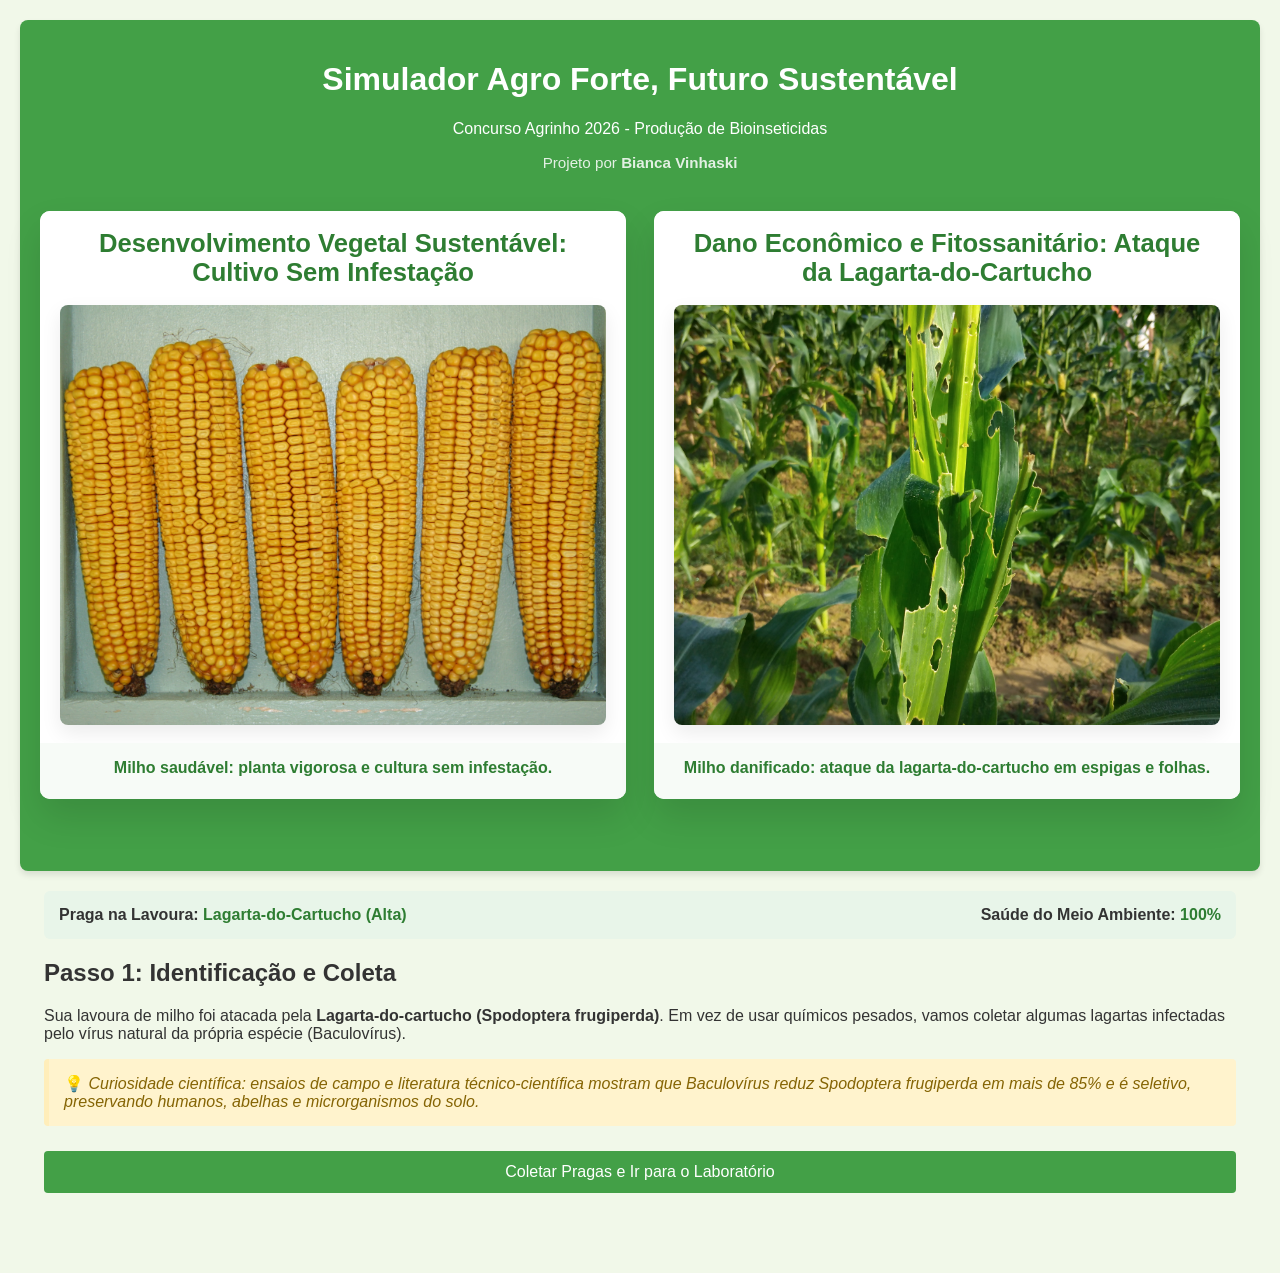
<file: index.html>
<!DOCTYPE html>
<html lang="pt-BR">
<head>
    <meta charset="UTF-8">
    <meta name="viewport" content="width=device-width, initial-scale=1.0">
    <title>Simulador Agrinho 2026: BioDefensivos</title>
    <style>
        :root {
            --primary: #43a047;
            --secondary: #a5d6a7;
            --background: #f1f8e9;
            --dark: #2e7d32;
        }

        body {
            font-family: 'Segoe UI', Tahoma, Geneva, Verdana, sans-serif;
            background-color: var(--background);
            color: #333;
            margin: 0;
            padding: 20px;
        }

        header {
            text-align: center;
            background-color: var(--primary);
            color: white;
            padding: 20px;
            border-radius: 8px;
            margin-bottom: 20px;
            box-shadow: 0 4px 6px rgba(0,0,0,0.1);
        }

        .container {
            max-width: 1200px;
            margin: 20px auto;
            background: transparent;
            padding: 0 24px 40px;
        }

        .painel {
            display: flex;
            justify-content: space-between;
            background: #e8f5e9;
            padding: 15px;
            border-radius: 6px;
            margin-bottom: 20px;
            font-weight: bold;
        }

        .status-val { color: var(--dark); }

        .btn {
            background-color: var(--primary);
            color: white;
            border: none;
            padding: 12px 24px;
            font-size: 16px;
            border-radius: 4px;
            cursor: pointer;
            transition: background 0.3s;
            width: 100%;
            margin-top: 10px;
        }

        .btn:hover { background-color: var(--dark); }
        .btn:disabled { background-color: #ccc; cursor: not-allowed; }

        .fase { display: none; }
        .fase.ativa { display: block; }

        .alert {
            padding: 15px;
            background-color: #fff3cd;
            color: #856404;
            border-left: 5px solid #ffeeba;
            margin: 15px 0;
            border-radius: 4px;
        }

        .hero-grid {
            display: grid;
            grid-template-columns: 1fr 1fr;
            gap: 28px;
            margin: 24px 0 36px;
            align-items: start;
            justify-items: center;
        }

        .figure-card {
            background: white;
            border-radius: 10px;
            overflow: hidden;
            box-shadow: 0 18px 36px rgba(0,0,0,0.12);
            width: 100%;
            max-width: 980px;
        }

        .card-title {
            font-size: 1.6rem;
            font-weight: 800;
            color: var(--dark);
            padding: 18px 22px;
            text-align: center;
            background: #ffffff;
        }

        .figure-card img {
            display: block;
            width: calc(100% - 40px);
            margin: 0 auto 18px;
            height: 420px;
            object-fit: cover;
            border-radius: 8px;
            box-shadow: 0 8px 20px rgba(0,0,0,0.08);
        }

        .figure-caption {
            padding: 16px 20px 22px;
            font-size: 1rem;
            color: #2e7d32;
            font-weight: 600;
            background: #f7fbf7;
            text-align: center;
        }

        .example-grid {
            display: grid;
            grid-template-columns: repeat(2, minmax(0, 1fr));
            gap: 20px;
            margin-bottom: 24px;
        }

        .example-card {
            background: #ffffff;
            border: 1px solid rgba(66, 165, 67, 0.18);
            border-radius: 14px;
            overflow: hidden;
            box-shadow: 0 12px 24px rgba(0, 0, 0, 0.06);
        }

        .example-card img {
            display: block;
            width: 100%;
            height: auto;
            object-fit: contain;
        }

        .example-caption {
            padding: 18px 16px;
            background: #f1f8e9;
            color: #2e7d32;
        }

        .example-caption h3 {
            margin: 0 0 10px;
            font-size: 1rem;
        }

        .example-caption p {
            margin: 0;
            line-height: 1.6;
            opacity: 0.92;
        }
    </style>
</head>
<body>

<header>
    <h1>Simulador Agro Forte, Futuro Sustentável</h1>
    <p>Concurso Agrinho 2026 - Produção de Bioinseticidas</p>
    <p style="font-size:0.95rem; opacity:0.85; margin-top: 8px;">Projeto por <strong>Bianca Vinhaski</strong></p>
    <div class="hero-grid">
        <figure class="figure-card">
            <div class="card-title">Desenvolvimento Vegetal Sustentável: Cultivo Sem Infestação</div>
            <img src="images/user-corn.jpg" alt="Milho saudável" loading="lazy" />
            <figcaption class="figure-caption">Milho saudável: planta vigorosa e cultura sem infestação.</figcaption>
        </figure>
        <figure class="figure-card">
            <div class="card-title">Dano Econômico e Fitossanitário: Ataque da Lagarta-do-Cartucho</div>
            <img src="images/damage.jpg" alt="Milho danificado" loading="lazy" onerror="this.onerror=null; this.src='images/damage.svg'" />
            <figcaption class="figure-caption">Milho danificado: ataque da lagarta-do-cartucho em espigas e folhas.</figcaption>
        </figure>
    </div>
</header>

<div class="container">
    <div class="painel">
        <div>Praga na Lavoura: <span id="status-praga" class="status-val">Lagarta-do-Cartucho (Alta)</span></div>
        <div>Saúde do Meio Ambiente: <span id="status-eco" class="status-val">100%</span></div>
    </div>

    <!-- Exemplos visuais removidos conforme solicitado -->

    <div id="fase1" class="fase ativa">
        <h2>Passo 1: Identificação e Coleta</h2>
        <p>Sua lavoura de milho foi atacada pela <strong>Lagarta-do-cartucho (Spodoptera frugiperda)</strong>. Em vez de usar químicos pesados, vamos coletar algumas lagartas infectadas pelo vírus natural da própria espécie (Baculovírus).</p>
        <div class="alert">💡 <em>Curiosidade científica: ensaios de campo e literatura técnico-científica mostram que Baculovírus reduz Spodoptera frugiperda em mais de 85% e é seletivo, preservando humanos, abelhas e microrganismos do solo.</em></div>
        <button class="btn" onclick="location.href='coleta.html'">Coletar Pragas e Ir para o Laboratório</button>
    </div>

    <div id="fase2" class="fase">
        <h2>Passo 2: Laboratório Biotecnológico</h2>
        <p>As lagartas coletadas foram processadas para isolar o vírus. Agora, precisamos multiplicar esse bioinseticida natural em larga escala.</p>
        <button class="btn" id="btn-produzir" onclick="produzirBio()">Processar e Multiplicar Vírus (Girar Centrífuga)</button>
        <p id="progresso-texto" style="margin-top: 15px; font-weight: bold; text-align: center;"></p>
    </div>

    <div id="fase3" class="fase">
        <h2>Passo 3: Aplicação Ecológica</h2>
        <p>Seu bioinseticida baseado na própria praga está pronto! Vamos aplicá-lo na lavoura via pulverização com drones (reduzindo também a pegada de carbono).</p>
        <button class="btn" onclick="aplicarDefensivo()">Pulverizar Bioinseticida</button>
    </div>

    <div id="fase-final" class="fase">
        <h2>Reflexão para o Agrinho 2026</h2>
        <div style="background: #e8f5e9; padding: 20px; border-radius: 8px; border-left: 5px solid var(--primary);">
            <p><strong>Resultado da Operação:</strong></p>
            <ul>
                <li>População da Praga: <span style="color: var(--primary); font-weight: bold;">Controlada (Nível Seguro)</span></li>
                <li>Impacto Ambiental: <span style="color: var(--primary); font-weight: bold;">ZERO Poluição</span></li>
                <li>Biodiversidade (Abelhas e Insetos do bem): <span style="color: var(--primary); font-weight: bold;">Preservada</span></li>
                <li>Evidência Científica: <span style="color: var(--primary); font-weight: bold;">Eficácia comprovada >85% contra Spodoptera frugiperda em testes de campo</span></li>
            </ul>
            <p><strong>Conclusão:</strong> Ao utilizar a própria praga para produzir o controle biológico, alcançamos o equilíbrio perfeito. Fortalecemos o Agro sem destruir o Futuro Sustentável!</p>
        </div>
        <button class="btn" onclick="reiniciar()">Simular Novamente</button>
    </div>
</div>
</body>
</html>
</file>
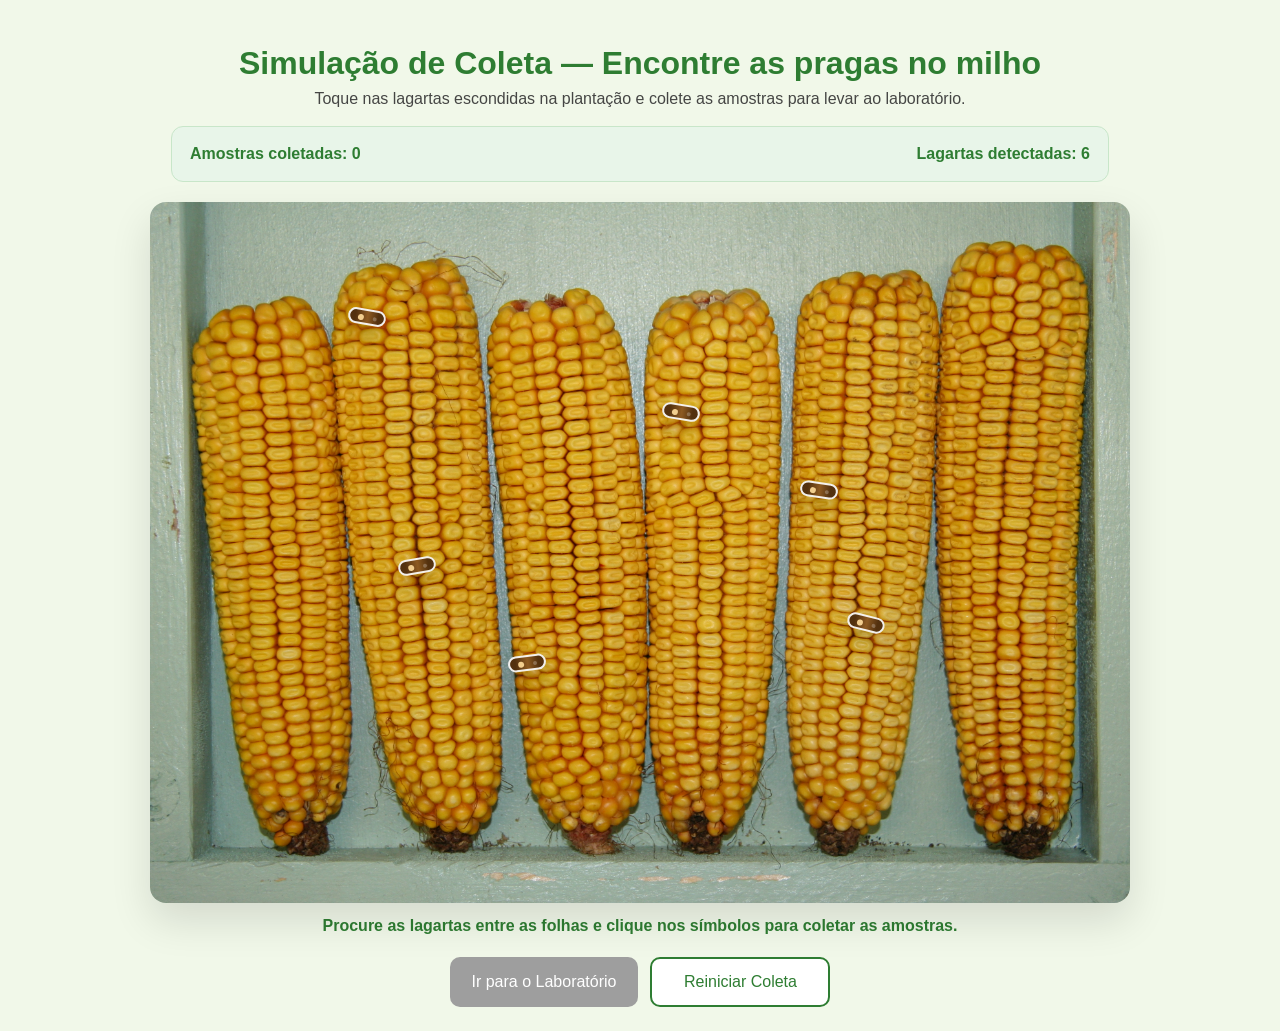
<file: coleta.html>
<!DOCTYPE html>
<html lang="pt-BR">
<head>
    <meta charset="utf-8" />
    <meta name="viewport" content="width=device-width, initial-scale=1" />
    <title>Coleta de Pragas — Agrinho 2026</title>
    <style>
        body { font-family: 'Segoe UI', Tahoma, Geneva, Verdana, sans-serif; background:#f1f8e9; margin:0; padding:24px; color:#333 }
        header { text-align:center; margin-bottom:18px }
        header h1 { margin-bottom:8px; color:#2e7d32 }
        header p { margin:0; opacity:0.9 }
        .status { max-width:900px; margin:0 auto 20px; display:flex; flex-wrap:wrap; justify-content:space-between; gap:12px; background:#e8f5e9; border:1px solid #c8e6c9; border-radius:12px; padding:18px }
        .status div { font-weight:700; color:#2e7d32 }
        .field { position:relative; max-width:980px; margin:0 auto; border-radius:16px; overflow:hidden; box-shadow:0 18px 40px rgba(0,0,0,0.12); }
        .field img { width:100%; display:block; height:auto; filter:brightness(0.94) saturate(1.05); }
        .field::before { content:''; position:absolute; inset:0; background:radial-gradient(circle at top left, rgba(255,255,255,0.15), transparent 22%), radial-gradient(circle at bottom right, rgba(0,0,0,0.08), transparent 20%); pointer-events:none; }
        .pest { position:absolute; width:38px; height:16px; border-radius:999px; border:2px solid rgba(255,255,255,0.92); background:linear-gradient(90deg, #53310f 16%, #8d5a22 52%, #53310f 84%); color:#fff; cursor:pointer; display:flex; align-items:center; justify-content:center; text-align:center; transition:transform 0.16s ease, filter 0.16s ease, opacity 0.2s ease; box-shadow:0 10px 18px rgba(0,0,0,0.18); }
        .pest::before { content: ''; position:absolute; width:6px; height:6px; border-radius:50%; background:#f2ce8f; left:8px; top:4px; }
        .pest::after { content: ''; position:absolute; width:4px; height:4px; border-radius:50%; background:rgba(255,255,255,0.25); right:7px; top:5px; }
        .pest:hover { transform:scale(1.3); filter:brightness(1.28); }
        .pest.collected { background:#8bc34a; border-color:#edf7e8; opacity:0.95; cursor:default; box-shadow:none; }
        .hint { max-width:980px; margin:14px auto 0; text-align:center; color:#2e7d32; font-weight:600; }
        .actions { max-width:980px; margin:22px auto 0; text-align:center; display:flex; flex-wrap:wrap; justify-content:center; gap:12px }
        .btn { background:#43a047; color:#fff; border:0; padding:14px 22px; border-radius:10px; cursor:pointer; font-size:1rem; min-width:180px }
        .btn:disabled { background:#9e9e9e; cursor:not-allowed }
        .secondary { background:#fff; color:#2e7d32; border:2px solid #2e7d32 }
    </style>
</head>
<body>
    <header>
        <h1>Simulação de Coleta — Encontre as pragas no milho</h1>
        <p>Toque nas lagartas escondidas na plantação e colete as amostras para levar ao laboratório.</p>
    </header>

    <div class="status">
        <div>Amostras coletadas: <span id="count">0</span></div>
        <div>Lagartas detectadas: <span id="remaining">6</span></div>
    </div>

    <main>
        <div class="field">
            <img src="images/user-corn.jpg" alt="Área de milho para coleta" />
            <div id="pests"></div>
        </div>

        <div class="hint" id="hint">Procure as lagartas entre as folhas e clique nos símbolos para coletar as amostras.</div>

        <div class="actions">
            <button id="go-lab" class="btn" onclick="goLab()" disabled>Ir para o Laboratório</button>
            <button class="btn secondary" onclick="resetGame()">Reiniciar Coleta</button>
        </div>
    </main>

    <script>
        const totalPests = 6;
        const collected = new Set();
        const countEl = document.getElementById('count');
        const remainingEl = document.getElementById('remaining');
        const hintEl = document.getElementById('hint');
        const goLabBtn = document.getElementById('go-lab');
        const pestsContainer = document.getElementById('pests');
        let movingPests = [];
        let animationFrameId = null;

        function updateUI() {
            countEl.textContent = collected.size;
            remainingEl.textContent = totalPests - collected.size;
            goLabBtn.disabled = collected.size === 0;
            if (collected.size === totalPests) {
                hintEl.textContent = 'Parabéns! Todas as pragas foram coletadas. Agora leve as amostras ao laboratório.';
            } else if (collected.size > 0) {
                hintEl.textContent = 'Continue coletando. Você ainda tem pragas na plantação.';
            } else {
                hintEl.textContent = 'Procure as lagartas entre as folhas e clique nos símbolos para coletar as amostras.';
            }
        }

        function createPest(id, top, left) {
            const button = document.createElement('button');
            button.type = 'button';
            button.className = 'pest';
            button.dataset.id = id;
            button.style.top = top;
            button.style.left = left;
            button.style.transform = 'translate(-50%, -50%)';
            button.setAttribute('aria-label', 'Lagarta ' + id);
            button.addEventListener('click', () => collectPest(button));
            return button;
        }

        function initPests() {
            const pestPositions = [
                { id: 1, y: 18, x: 22 },
                { id: 2, y: 30, x: 54 },
                { id: 3, y: 42, x: 70 },
                { id: 4, y: 54, x: 28 },
                { id: 5, y: 68, x: 40 },
                { id: 6, y: 60, x: 75 }
            ];
            pestsContainer.innerHTML = '';
            movingPests = pestPositions
                .sort(() => Math.random() - 0.5)
                .map(pos => {
                    const el = createPest(pos.id, pos.y + '%', pos.x + '%');
                    pestPositions;
                    pestsContainer.appendChild(el);
                    return {
                        el,
                        x: pos.x,
                        y: pos.y,
                        vx: (Math.random() * 0.08 - 0.04),
                        vy: (Math.random() * 0.08 - 0.04)
                    };
                });
            if (animationFrameId) cancelAnimationFrame(animationFrameId);
            animatePests();
        }

        function collectPest(button) {
            const id = button.dataset.id;
            if (collected.has(id)) return;
            collected.add(id);
            button.classList.add('collected');
            button.textContent = '✔';
            button.disabled = true;
            movingPests = movingPests.filter(p => p.el !== button);
            updateUI();
        }

        function animatePests() {
            movingPests.forEach(pest => {
                pest.x += pest.vx;
                pest.y += pest.vy;
                if (pest.x < 10) { pest.x = 10; pest.vx *= -1; }
                if (pest.x > 90) { pest.x = 90; pest.vx *= -1; }
                if (pest.y < 12) { pest.y = 12; pest.vy *= -1; }
                if (pest.y > 86) { pest.y = 86; pest.vy *= -1; }
                pest.el.style.left = pest.x + '%';
                pest.el.style.top = pest.y + '%';
                pest.el.style.transform = `translate(-50%, -50%) rotate(${Math.sin(pest.x + pest.y) * 15}deg)`;
                if (Math.random() < 0.01) {
                    pest.vx = (Math.random() * 0.1 - 0.05);
                    pest.vy = (Math.random() * 0.1 - 0.05);
                }
            });
            animationFrameId = requestAnimationFrame(animatePests);
        }

        function resetGame() {
            collected.clear();
            initPests();
            updateUI();
        }

        function goLab() {
            if (collected.size === 0) return;
            const ids = Array.from(collected).join(',');
            location.href = 'laboratorio.html?samples=' + encodeURIComponent(ids);
        }

        initPests();
        updateUI();
    </script>
</body>
</html>
</file>
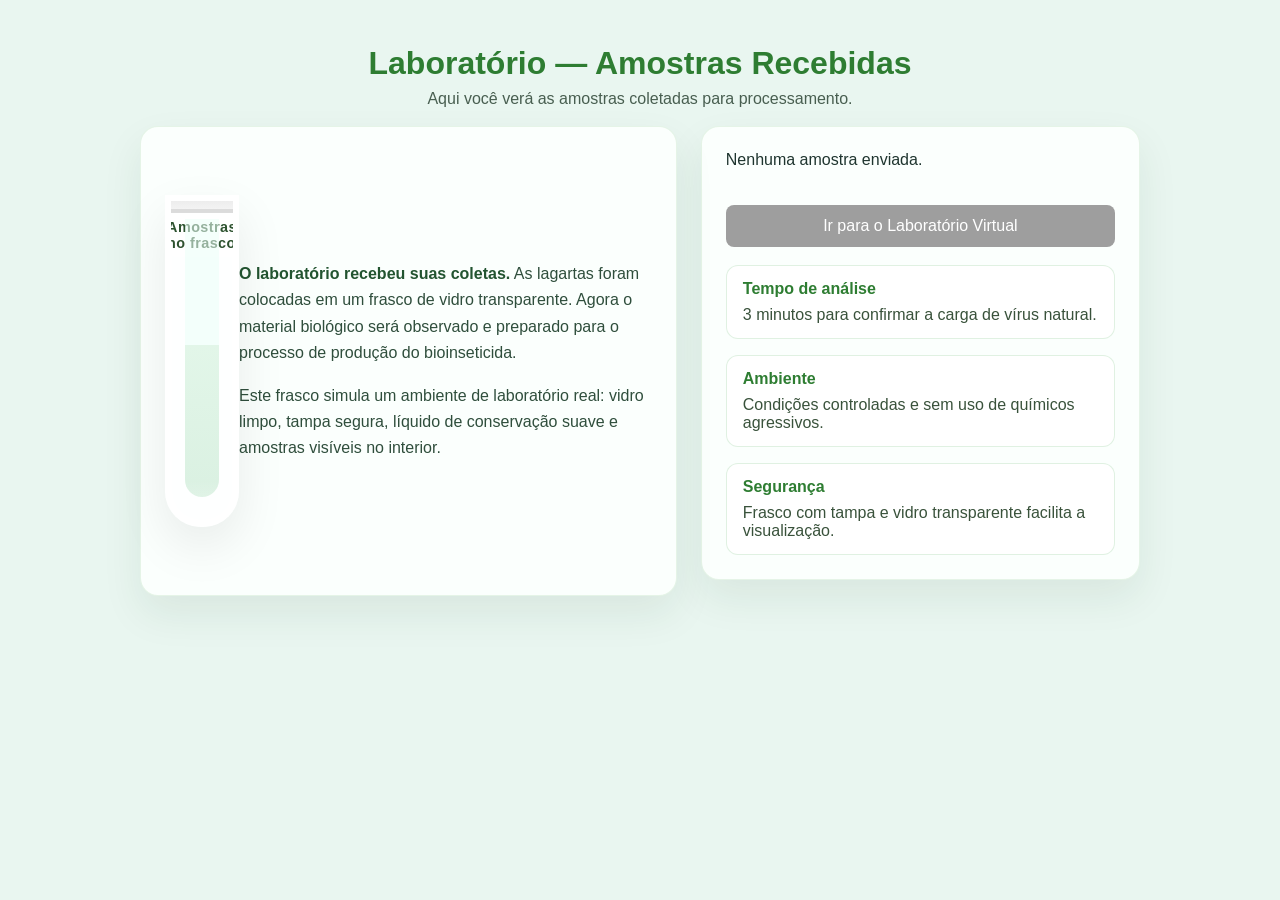
<file: laboratorio.html>
<!DOCTYPE html>
<html lang="pt-BR">
<head>
    <meta charset="utf-8" />
    <meta name="viewport" content="width=device-width, initial-scale=1" />
    <title>Laboratório — Agrinho 2026</title>
    <style>
        body{font-family:'Segoe UI', Tahoma, Geneva, Verdana, sans-serif; background:#e9f6f0; color:#1f352f; margin:0; padding:24px}
        header{ text-align:center; margin-bottom:18px }
        header h1{ margin-bottom:8px; font-size:2rem; color:#2e7d32 }
        header p{ margin:0; color:#3b5243; opacity:0.92 }
        .lab-area{ display:grid; grid-template-columns: 1.1fr 0.9fr; gap:24px; align-items:start; max-width:1000px; margin:0 auto }
        .box{ background:#fbfffd; padding:24px; border-radius:18px; box-shadow:0 18px 40px rgba(20,60,40,0.08); border:1px solid rgba(66, 165, 75, 0.12) }
        .jar-scene{ position:relative; min-height:420px; display:flex; align-items:center; justify-content:center; }
        .jar{ position:relative; width:220px; min-height:320px; border-radius:0 0 36px 36px; background:rgba(255,255,255,0.72); border:6px solid rgba(255,255,255,0.92); box-shadow: inset 0 0 0 1px rgba(255,255,255,0.6), inset 0 0 80px rgba(255,255,255,0.18), 0 20px 50px rgba(0,0,0,0.08); overflow:hidden; }
        .jar::before{ content:''; position:absolute; top:-28px; left:50%; transform:translateX(-50%); width:160px; height:32px; border-radius:16px 16px 12px 12px; background:linear-gradient(180deg, #dadada, #f3f3f3); border:4px solid rgba(220,220,220,0.9); }
        .jar::after{ content:''; position:absolute; bottom:0; left:0; width:100%; height:40px; background:linear-gradient(180deg, rgba(255,255,255,0), rgba(255,255,255,0.42)); }
        .jar-label{ position:absolute; top:12px; left:50%; transform:translateX(-50%); padding:6px 14px; background:rgba(255,255,255,0.88); border-radius:999px; font-size:0.9rem; letter-spacing:0.03em; color:#2d522f; font-weight:700; }
        .jar-glass{ position:absolute; inset:18px 14px 24px 14px; background:rgba(235,255,248,0.55); border-radius:0 0 28px 28px; overflow:hidden; }
        .jar-content{ position:absolute; inset:18px 14px 24px 14px; pointer-events:none; }
        .liquid{ position:absolute; left:0; right:0; bottom:0; height:55%; background:linear-gradient(180deg, rgba(166,214,167,0.22), rgba(88,165,93,0.16)); }
        .larva{ position:absolute; width:18px; height:10px; border-radius:999px; background:linear-gradient(90deg, #6f3b17 20%, #b87b3f 50%, #6f3b17 80%); box-shadow:0 0 10px rgba(0,0,0,0.2); animation: drift 5s ease-in-out infinite alternate; }
        .larva::before{ content:''; position:absolute; left:50%; top:50%; transform:translate(-50%, -50%); width:24px; height:8px; border-radius:999px; background:rgba(255,255,255,0.14); }
        .larva::after{ content:''; position:absolute; right:4px; top:3px; width:4px; height:4px; border-radius:50%; background:rgba(255,255,255,0.6); }
        .lab-text{ color:#2f4e3c; line-height:1.65; }
        .lab-workbench{ display:none; background:linear-gradient(180deg, #f6f9f6 0%, #e0f0e6 100%); border-radius:18px; padding:18px; margin-top:18px; box-shadow:inset 0 0 0 1px rgba(66,165,75,0.12); }
        .lab-workbench.active{ display:block; }
        .lab-stage-title{ font-size:1.2rem; color:#2e7d32; margin-bottom:12px; }
        .bench{ position:relative; width:100%; min-height:280px; background:#edf7eb; border-radius:18px; border:2px solid rgba(66,165,75,0.18); overflow:hidden; }
        .bench-surface{ position:absolute; left:50%; bottom:0; transform:translateX(-50%); width:92%; height:140px; background:#f7fff7; border-radius:18px; border:2px solid rgba(66,165,75,0.18); box-shadow:0 10px 18px rgba(0,0,0,0.08); }
        .grinder{ position:absolute; width:120px; height:120px; top:18px; left:24px; background:linear-gradient(180deg, #f3f7f1, #d9e8db); border-radius:18px; border:2px solid rgba(66,165,75,0.22); box-shadow:0 10px 18px rgba(0,0,0,0.08); }
        .grinder::before{ content:''; position:absolute; top:-26px; left:50%; transform:translateX(-50%); width:46px; height:26px; background:rgba(122,180,115,0.18); border-radius:14px 14px 10px 10px; }
        .grinder::after{ content:''; position:absolute; bottom:20px; left:50%; transform:translateX(-50%); width:72px; height:42px; background:linear-gradient(180deg, #f2f5ef, #d5e7d5); border-radius:12px; }
        .grinder-handle{ position:absolute; top:22px; right:16px; width:12px; height:60px; background:#6f8e5f; border-radius:8px; }
        .grinder-button{ position:absolute; bottom:18px; left:16px; width:36px; height:36px; background:#43a047; border-radius:50%; display:flex; align-items:center; justify-content:center; color:#fff; font-weight:800; cursor:pointer; }
        .sample-area{ position:absolute; right:24px; top:22px; width:140px; display:grid; gap:10px; }
        .sample-bottle{ width:100%; height:40px; background:#fff; border:2px solid rgba(66,165,75,0.18); border-radius:12px; position:relative; }
        .sample-bottle::before{ content:''; position:absolute; top:-8px; left:50%; transform:translateX(-50%); width:36px; height:10px; background:#dbe9d8; border-radius:8px; }
        .sample-bottle span{ position:absolute; bottom:6px; left:50%; transform:translateX(-50%); width:60%; height:12px; background:rgba(74,155,82,0.32); border-radius:6px; }
        .lab-summary{ margin-top:16px; display:grid; grid-template-columns: repeat(2, minmax(0, 1fr)); gap:14px; }
        .lab-step{ background:#fff; border:1px solid rgba(66,165,75,0.14); border-radius:12px; padding:12px 14px; color:#2f513f; }
        .lab-text strong{ color:#225430 }
        .samples{ display:grid; gap:12px; margin-top:18px }
        .sample{ display:flex; align-items:center; gap:10px; padding:14px 16px; border-radius:12px; background:rgba(233,246,240,0.9); border:1px solid rgba(66,165,75,0.16); box-shadow:0 8px 18px rgba(0,0,0,0.04); }
        .sample span{ display:inline-flex; width:26px; height:26px; border-radius:50%; align-items:center; justify-content:center; background:#e5f4e9; color:#2e7d32; font-weight:700; }
        .sample strong{ color:#1f3d2d; }
        .btn{ background:#43a047; color:white; border:0; padding:12px 16px; border-radius:8px; cursor:pointer; font-size:1rem; width:100%; margin-top:18px }
        .btn:disabled{ background:#9e9e9e; cursor:not-allowed }
        .lab-info{ margin-top:18px; display:flex; gap:16px; flex-wrap:wrap; }
        .lab-card{ flex:1 1 170px; min-width:170px; background:rgba(255,255,255,0.86); border:1px solid rgba(66,165,75,0.16); padding:14px 16px; border-radius:12px; }
        .lab-card h3{ margin:0 0 8px; font-size:1rem; color:#2e7d32; }
        .lab-card p{ margin:0; color:#39523b; }
        @keyframes drift{ from { transform: translateY(0) rotate(0deg); } to { transform: translateY(-10px) rotate(5deg); } }
        @media(max-width:860px){ .lab-area{ grid-template-columns:1fr; } }
    </style>
</head>
<body>
    <header>
        <h1>Laboratório — Amostras Recebidas</h1>
        <p>Aqui você verá as amostras coletadas para processamento.</p>
    </header>
    <main>
        <div class="lab-area">
            <section class="box jar-scene">
                <div class="jar">
                    <div class="jar-label">Amostras no frasco</div>
                    <div class="jar-glass">
                        <div class="jar-content" id="jar-content"></div>
                        <div class="liquid"></div>
                    </div>
                </div>
                <div class="lab-text">
                    <p><strong>O laboratório recebeu suas coletas.</strong> As lagartas foram colocadas em um frasco de vidro transparente. Agora o material biológico será observado e preparado para o processo de produção do bioinseticida.</p>
                    <p>Este frasco simula um ambiente de laboratório real: vidro limpo, tampa segura, líquido de conservação suave e amostras visíveis no interior.</p>
                </div>
            </section>

            <section class="box">
                <div id="info">Carregando amostras...</div>
                <div class="samples" id="samples"></div>
                <button class="btn" id="process-btn" disabled>Ir para o Laboratório Virtual</button>
                <div class="lab-info">
                    <div class="lab-card">
                        <h3>Tempo de análise</h3>
                        <p>3 minutos para confirmar a carga de vírus natural.</p>
                    </div>
                    <div class="lab-card">
                        <h3>Ambiente</h3>
                        <p>Condições controladas e sem uso de químicos agressivos.</p>
                    </div>
                    <div class="lab-card">
                        <h3>Segurança</h3>
                        <p>Frasco com tampa e vidro transparente facilita a visualização.</p>
                    </div>
                </div>
            </section>
        </div>
    </main>

    <script>
        const params = new URLSearchParams(location.search);
        const s = params.get('samples') || '';
        const container = document.getElementById('samples');
        const info = document.getElementById('info');
        const jarContent = document.getElementById('jar-content');
        const processBtn = document.getElementById('process-btn');

        function createLarva(index) {
            const larva = document.createElement('div');
            larva.className = 'larva';
            larva.style.top = `${18 + Math.random() * 42}%`;
            larva.style.left = `${14 + Math.random() * 72}%`;
            larva.style.transform = `rotate(${Math.random() * 360}deg)`;
            larva.style.animationDuration = `${4 + Math.random() * 2}s`;
            larva.style.animationDelay = `${Math.random() * 2}s`;
            return larva;
        }

        if(!s){ 
            info.textContent = 'Nenhuma amostra enviada.';
            processBtn.disabled = true;
        } else {
            const ids = s.split(',').filter(Boolean);
            info.innerHTML = '<strong>' + ids.length + ' amostra(s) recebida(s)</strong>';
            ids.forEach(id => {
                const el = document.createElement('div');
                el.className = 'sample';
                el.innerHTML = '<span>' + id + '</span><strong>Amostra ' + id + '</strong><p>Origem: Área ' + id + '</p>';
                container.appendChild(el);
            });
            const larvaeCount = Math.min(ids.length + 1, 6);
            for (let i = 0; i < larvaeCount; i++) {
                jarContent.appendChild(createLarva(i));
            }
            processBtn.disabled = false;
            processBtn.addEventListener('click', () => {
                location.href = 'laboratorio_virtual.html?samples=' + encodeURIComponent(s);
            });
        }
    </script>
</body>
</html>
</file>
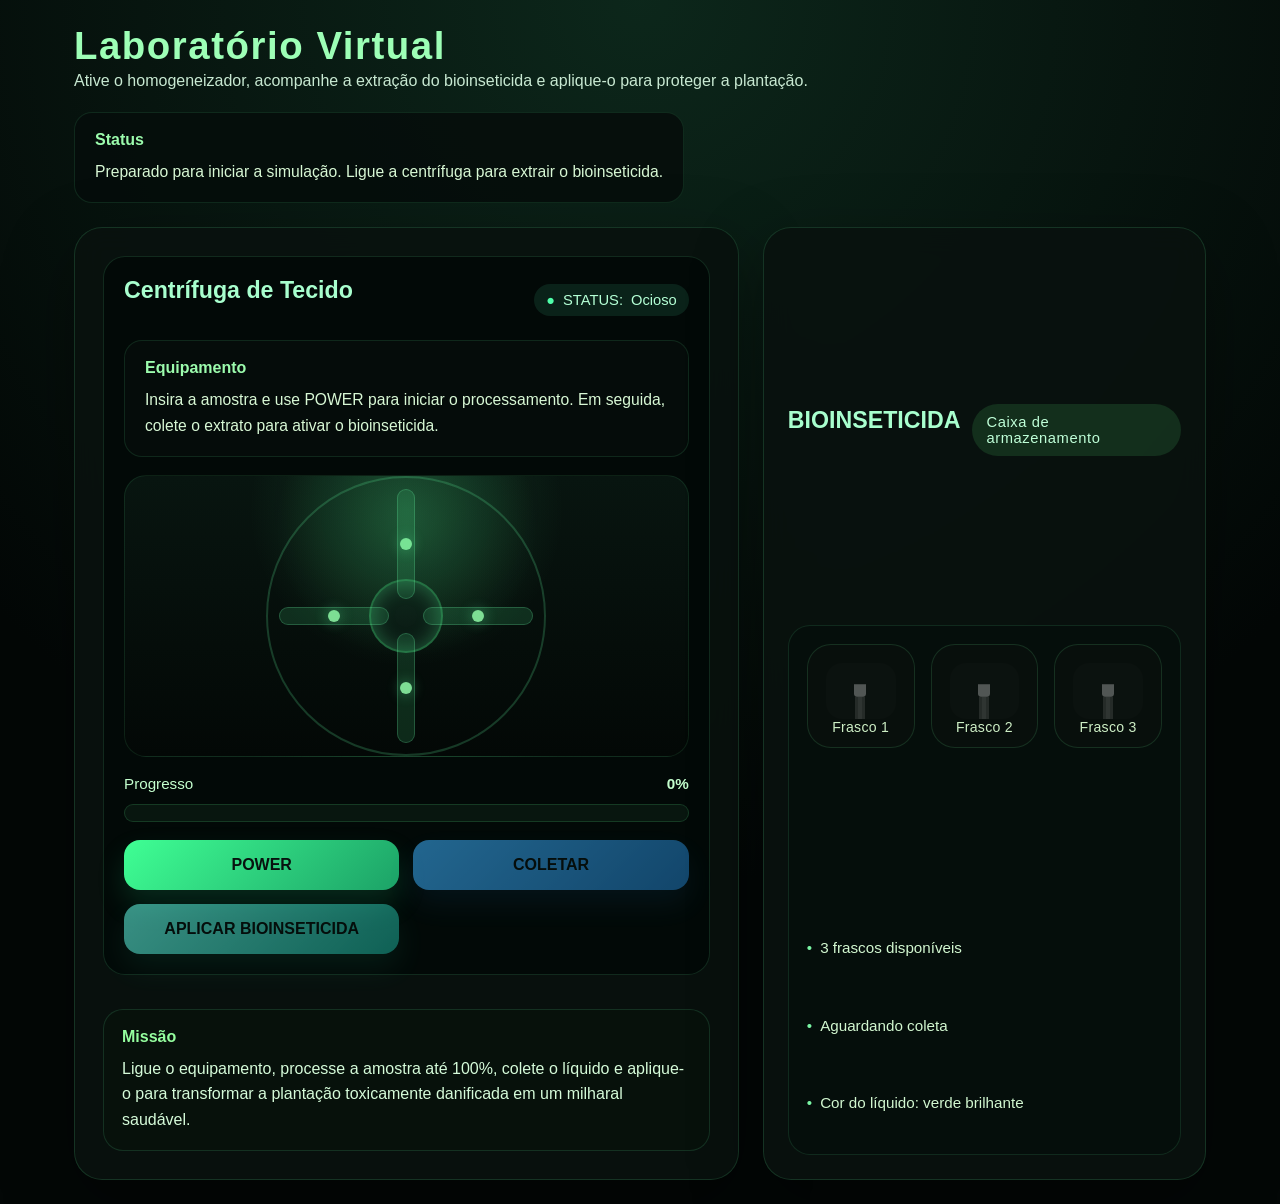
<file: laboratorio_virtual.html>
<!DOCTYPE html>
<html lang="pt-BR">
<head>
    <meta charset="utf-8" />
    <meta name="viewport" content="width=device-width, initial-scale=1" />
    <title>Laboratório Virtual — Bioinseticida</title>
    <style>
        :root {
            color-scheme: dark;
            font-family: 'Segoe UI', Tahoma, Geneva, Verdana, sans-serif;
            background: #06110f;
            color: #e6f8e8;
        }
        * { box-sizing: border-box; }
        body { margin: 0; min-height: 100vh; background: radial-gradient(circle at top, rgba(14, 45, 30, 0.78), #030706 65%); display: flex; align-items: center; justify-content: center; }
        .page { width: min(1180px, 100%); padding: 24px; }
        .title-bar { display: flex; flex-wrap: wrap; align-items: flex-start; justify-content: space-between; gap: 18px; margin-bottom: 24px; }
        .title-bar h1 { margin: 0; font-size: clamp(2rem, 3vw, 3rem); color: #9dffb6; letter-spacing: 0.04em; }
        .title-bar p { margin: 0; max-width: 770px; color: #c8e9d2; line-height: 1.65; }
        .board { display: grid; grid-template-columns: 1.2fr 0.8fr; gap: 24px; }
        .panel, .storage-panel, .field-panel { background: rgba(9, 18, 15, 0.92); border: 1px solid rgba(89, 236, 150, 0.16); border-radius: 28px; box-shadow: 0 24px 70px rgba(0, 0, 0, 0.35); backdrop-filter: blur(14px); }
        .panel, .field-panel { padding: 28px; }
        .storage-panel { padding: 24px; display: grid; gap: 18px; }
        .panel h2, .storage-panel h2, .field-panel h2 { margin: 0 0 18px; color: #a8ffce; font-size: 1.45rem; }
        .status-card { padding: 18px 20px; border-radius: 18px; background: rgba(6, 14, 12, 0.9); border: 1px solid rgba(88, 235, 145, 0.12); }
        .status-card strong { display: block; margin-bottom: 10px; color: #9cfcad; }
        .status-card span { color: #d8f8d5; line-height: 1.6; font-size: 0.98rem; }
        .control-row { display: grid; grid-template-columns: repeat(2, minmax(0, 1fr)); gap: 14px; }
        .button { border: none; border-radius: 16px; padding: 16px 22px; font-size: 1rem; font-weight: 700; cursor: pointer; color: #08120f; transition: transform .16s ease, filter .16s ease; }
        .button:hover:not(:disabled) { transform: translateY(-1px); filter: brightness(1.05); }
        .button:disabled { cursor: default; opacity: 0.55; transform: none; }
        .button-power { background: linear-gradient(135deg, #3fff94, #1ca267); box-shadow: 0 14px 28px rgba(34, 193, 124, 0.18); }
        .button-collect { background: linear-gradient(135deg, #3eb3ff, #2078bd); box-shadow: 0 14px 28px rgba(29, 118, 187, 0.18); }
        .button-apply { background: linear-gradient(135deg, #67ffea, #1aa995); box-shadow: 0 14px 28px rgba(32, 171, 132, 0.2); }
        .button-reset { background: linear-gradient(135deg, #ff7de0, #b545c7); box-shadow: 0 14px 28px rgba(168, 74, 172, 0.22); }
        .progress-box { display: grid; gap: 12px; }
        .progress-label { display: flex; justify-content: space-between; align-items: center; font-size: 0.95rem; color: #c4ffce; }
        .progress-bar { width: 100%; height: 18px; border-radius: 999px; background: rgba(40, 84, 57, 0.18); overflow: hidden; border: 1px solid rgba(80, 221, 129, 0.18); }
        .progress-fill { width: 0%; height: 100%; border-radius: 999px; background: linear-gradient(90deg, #61ffab, #1db56d); transition: width 0.18s ease; }
        .centrifuge-display { display: grid; gap: 18px; }
        .screen { display: grid; gap: 18px; padding: 20px; border-radius: 22px; background: rgba(3, 10, 8, 0.96); border: 1px solid rgba(105, 236, 166, 0.14); }
        .screen-header { display: flex; align-items: center; justify-content: space-between; gap: 12px; }
        .screen-title { margin: 0; font-size: 1.1rem; color: #c8ffce; letter-spacing: 0.04em; }
        .screen-chip { display: inline-flex; align-items: center; gap: 8px; padding: 8px 12px; border-radius: 999px; background: rgba(13, 41, 31, 0.8); color: #b4ffd5; font-size: 0.92rem; }
        .screen-chip::before { content: '●'; color: #4fffaa; font-size: 0.9rem; }
        .tube-field { position: relative; min-height: 240px; display: grid; place-items: center; background: radial-gradient(circle at 50% 12%, rgba(80, 238, 139, 0.16), transparent 42%), linear-gradient(180deg, rgba(8, 21, 16, 1), rgba(3, 8, 6, 1)); border-radius: 22px; border: 1px solid rgba(96, 255, 158, 0.1); overflow: hidden; }
        .tube-rotor { width: 280px; height: 280px; border-radius: 50%; border: 2px solid rgba(100, 255, 164, 0.2); display: grid; place-items: center; animation: none; }
        .tube-rotor.active { animation: spin 1s linear infinite; }
        .tube-hub { width: 74px; height: 74px; border-radius: 50%; background: rgba(8, 20, 16, 1); border: 2px solid rgba(81, 255, 141, 0.34); box-shadow: inset 0 0 20px rgba(82, 231, 142, 0.35); }
        .tube-holder { position: absolute; width: 18px; height: 110px; background: rgba(71, 214, 129, 0.16); border: 1px solid rgba(116, 255, 179, 0.22); border-radius: 14px; display: grid; place-items: center; }
        .tube-holder::before { content: ''; width: 12px; height: 12px; border-radius: 50%; background: rgba(147, 255, 171, 0.84); box-shadow: 0 0 14px rgba(96, 255, 165, 0.45); }
        .holder-1 { transform: rotate(0deg) translateY(-72px); }
        .holder-2 { transform: rotate(90deg) translateY(-72px); }
        .holder-3 { transform: rotate(180deg) translateY(-72px); }
        .holder-4 { transform: rotate(270deg) translateY(-72px); }
        .tube-glow { position: absolute; inset: 0; background: radial-gradient(circle at 50% 18%, rgba(76, 232, 139, 0.18), transparent 36%); pointer-events: none; }
        .mission-box { margin-top: 16px; padding: 18px; border-radius: 20px; background: rgba(8, 18, 12, 0.94); border: 1px solid rgba(101, 248, 167, 0.14); }
        .mission-box strong { display: block; margin-bottom: 10px; color: #95ff9f; }
        .mission-box p { margin: 0; color: #d5fbd9; line-height: 1.6; }
        .storage-header { display: flex; align-items: center; justify-content: space-between; gap: 12px; }
        .storage-title { margin: 0; color: #a4ffcf; font-size: 1.3rem; }
        .storage-badge { padding: 10px 14px; border-radius: 999px; background: rgba(74, 203, 109, 0.16); color: #bfffd8; font-size: 0.92rem; letter-spacing: 0.04em; }
        .storage-frame { display: grid; gap: 14px; padding: 18px; border-radius: 22px; background: rgba(6, 15, 12, 0.96); border: 1px solid rgba(96, 245, 152, 0.12); }
        .storage-items { display: grid; grid-template-columns: repeat(3, 1fr); gap: 16px; }
        .bottle { height: 104px; border-radius: 24px; background: rgba(9, 16, 13, 0.96); border: 1px solid rgba(104, 244, 154, 0.14); display: grid; place-items: center; position: relative; overflow: hidden; }
        .bottle::before { content: ''; position: absolute; inset: 18px 18px 28px; border-radius: 16px; background-color: rgba(32, 86, 47, 0.11); background-image: url("data:image/svg+xml,%3Csvg xmlns='http://www.w3.org/2000/svg' viewBox='0 0 120 180'%3E%3Cpath d='M42 10h36v28c0 5-4 9-9 9H51c-5 0-9-4-9-9V10z' fill='%23ffffff' fill-opacity='0.65'/%3E%3Cpath d='M45 47h30v105c0 10-6 18-15 18s-15-8-15-18V47z' fill='%23ffffff' fill-opacity='0.24'/%3E%3Cpath d='M54 47h12v91c0 8-4 14-6 14s-6-6-6-14V47z' fill='%23ffffff' fill-opacity='0.12'/%3E%3C/svg%3E"); background-repeat: no-repeat; background-position: center 18px; background-size: 58%; filter: grayscale(100%) opacity(.45); transition: filter .4s ease, background-color .4s ease; }
        .bottle.filled::before { background-color: rgba(70, 181, 105, 0.18); background-image: url("data:image/svg+xml,%3Csvg xmlns='http://www.w3.org/2000/svg' viewBox='0 0 120 180'%3E%3Cpath d='M42 10h36v28c0 5-4 9-9 9H51c-5 0-9-4-9-9V10z' fill='%23d6ffe0' fill-opacity='0.85'/%3E%3Cpath d='M45 47h30v105c0 10-6 18-15 18s-15-8-15-18V47z' fill='%230b8f34' fill-opacity='0.95'/%3E%3Cpath d='M54 47h12v80c0 6-3 11-6 11s-6-5-6-11V47z' fill='%2308b44f'/%3E%3C/svg%3E"); filter: none; }
        .bottle.filled::after { content: '✔'; position: absolute; top: 12px; right: 12px; font-size: 1.1rem; color: #9dffb9; }
        .bottle-label { position: absolute; bottom: 12px; font-size: 0.88rem; color: #cdeec5; letter-spacing: 0.02em; }
        .bottle-inner { width: 50%; height: 46%; border-radius: 14px 14px 6px 6px; background: linear-gradient(180deg, #9cffde 0%, #49b366 100%); box-shadow: inset 0 0 22px rgba(61, 226, 149, 0.45); opacity: 0; transform: translateY(20px); transition: opacity .4s ease, transform .4s ease; }
        .bottle.filled .bottle-inner { opacity: 1; transform: translateY(0); }
        .storage-meta { display: grid; gap: 10px; color: #d2f7d0; font-size: 0.95rem; }
        .storage-meta span { display: inline-flex; align-items: center; gap: 8px; }
        .storage-meta span::before { content: '•'; color: #7af5a4; }
        .field-panel { display: none; gap: 18px; }
        .field-hero { display: grid; gap: 18px; }
        .field-image { width: 100%; min-height: 320px; border-radius: 24px; overflow: hidden; background: rgba(0,0,0,0.2); border: 1px solid rgba(96, 235, 146, 0.12); }
        .field-image img { width: 100%; height: 100%; object-fit: cover; display: block; }
        .field-status { padding: 18px; border-radius: 20px; background: rgba(5, 15, 12, 0.95); border: 1px solid rgba(95, 240, 151, 0.14); color: #d5f6d6; }
        .field-status strong { display: block; margin-bottom: 10px; color: #9efd9f; }
        .field-actions { display: flex; gap: 14px; flex-wrap: wrap; }
        .hidden { display: none !important; }
        @keyframes spin { from { transform: rotate(0deg); } to { transform: rotate(360deg); } }
        @media (max-width: 1024px) { .board { grid-template-columns: 1fr; } .control-row { grid-template-columns: 1fr; } }
        @media (max-width: 720px) { .page { padding: 18px; } .storage-items { grid-template-columns: repeat(2, 1fr); } }
    </style>
</head>
<body>
    <main class="page">
        <div class="title-bar">
            <div>
                <h1>Laboratório Virtual</h1>
                <p>Ative o homogeneizador, acompanhe a extração do bioinseticida e aplique-o para proteger a plantação.</p>
            </div>
            <div class="status-card" id="hud-panel">
                <strong>Status</strong>
                <span id="hud-text">Preparado para iniciar a simulação.</span>
            </div>
        </div>

        <div class="board" id="lab-board">
            <section class="panel centrifuge-display">
                <div class="screen">
                    <div class="screen-header">
                        <h2>Centrífuga de Tecido</h2>
                        <div class="screen-chip">STATUS: <span id="status-text">Ocioso</span></div>
                    </div>
                    <div class="status-card">
                        <strong>Equipamento</strong>
                        <span>Insira a amostra e use POWER para iniciar o processamento. Em seguida, colete o extrato para ativar o bioinseticida.</span>
                    </div>
                    <div class="tube-field">
                        <div class="tube-rotor" id="tube-rotor">
                            <div class="tube-hub"></div>
                            <div class="tube-holder holder-1"></div>
                            <div class="tube-holder holder-2"></div>
                            <div class="tube-holder holder-3"></div>
                            <div class="tube-holder holder-4"></div>
                        </div>
                        <div class="tube-glow"></div>
                    </div>
                    <div class="progress-box">
                        <div class="progress-label"><span>Progresso</span><strong id="progress-value">0%</strong></div>
                        <div class="progress-bar"><div class="progress-fill" id="progress-fill"></div></div>
                    </div>
                    <div class="control-row">
                        <button class="button button-power" id="power-button">POWER</button>
                        <button class="button button-collect" id="collect-button" disabled>COLETAR</button>
                        <button class="button button-apply" id="apply-button" disabled>APLICAR BIOINSETICIDA</button>
                    </div>
                </div>
                <div class="mission-box">
                    <strong>Missão</strong>
                    <p>Ligue o equipamento, processe a amostra até 100%, colete o líquido e aplique-o para transformar a plantação toxicamente danificada em um milharal saudável.</p>
                </div>
            </section>

            <aside class="storage-panel">
                <div class="storage-header">
                    <h2>BIOINSETICIDA</h2>
                    <div class="storage-badge">Caixa de armazenamento</div>
                </div>
                <div class="storage-frame">
                    <div class="storage-items">
                        <div class="bottle empty" id="bottle-1"><div class="bottle-inner"></div><div class="bottle-label">Frasco 1</div></div>
                        <div class="bottle empty" id="bottle-2"><div class="bottle-inner"></div><div class="bottle-label">Frasco 2</div></div>
                        <div class="bottle empty" id="bottle-3"><div class="bottle-inner"></div><div class="bottle-label">Frasco 3</div></div>
                    </div>
                    <div class="storage-meta">
                        <span>3 frascos disponíveis</span>
                        <span id="storage-status">Aguardando coleta</span>
                        <span>Cor do líquido: verde brilhante</span>
                    </div>
                </div>
            </aside>
        </div>

        <section class="field-panel" id="field-panel">
            <div class="field-hero">
                <h2>Plantação Protegida</h2>
                <div class="field-status">
                    <strong>Status: Plantação Protegida.</strong>
                    <span>Bioinseticida aplicado com sucesso! A plantação mudou de danificada para saudável e livre de pragas.</span>
                </div>
                <div class="field-image">
                    <img src="images/user-corn.jpg" alt="Milharal saudável e viçoso" />
                </div>
            </div>
            <div class="field-actions">
                <button class="button button-reset" id="restart-button">REINICIAR SIMULAÇÃO</button>
            </div>
        </section>
    </main>

    <script>
        const powerButton = document.getElementById('power-button');
        const collectButton = document.getElementById('collect-button');
        const applyButton = document.getElementById('apply-button');
        const restartButton = document.getElementById('restart-button');
        const statusText = document.getElementById('status-text');
        const hudText = document.getElementById('hud-text');
        const progressFill = document.getElementById('progress-fill');
        const progressValue = document.getElementById('progress-value');
        const tubeRotor = document.getElementById('tube-rotor');
        const storageStatus = document.getElementById('storage-status');
        const bottles = [document.getElementById('bottle-1'), document.getElementById('bottle-2'), document.getElementById('bottle-3')];
        const labBoard = document.getElementById('lab-board');
        const fieldPanel = document.getElementById('field-panel');

        let progress = 0;
        let timer = null;
        let running = false;
        let extracted = false;
        let applied = false;

        function updateProgress(amount) {
            progress = Math.min(100, progress + amount);
            progressFill.style.width = `${progress}%`;
            progressValue.textContent = `${progress}%`;
        }

        function setHud(message) {
            hudText.textContent = message;
        }

        function finishProcessing() {
            running = false;
            tubeRotor.classList.remove('active');
            statusText.textContent = 'Processado';
            powerButton.textContent = 'POWER';
            collectButton.disabled = false;
            storageStatus.textContent = 'Pronto para coleta';
            setHud('Processamento concluído. Agora colete o extrato para aplicar o bioinseticida.');
        }

        function resetSimulation() {
            clearInterval(timer);
            progress = 0;
            running = false;
            extracted = false;
            applied = false;
            progressFill.style.width = '0%';
            progressValue.textContent = '0%';
            statusText.textContent = 'Ocioso';
            tubeRotor.classList.remove('active');
            powerButton.textContent = 'POWER';
            collectButton.disabled = true;
            applyButton.disabled = true;
            storageStatus.textContent = 'Aguardando coleta';
            bottles.forEach(bottle => bottle.classList.remove('filled'));
            setHud('Preparado para iniciar a simulação. Ligue a centrífuga para extrair o bioinseticida.');
            labBoard.classList.remove('hidden');
            fieldPanel.classList.remove('visible');
            fieldPanel.style.display = 'none';
        }

        powerButton.addEventListener('click', () => {
            if (running || extracted || applied) return;
            running = true;
            statusText.textContent = 'Processando';
            hudText.textContent = 'Centrífuga ligada. Processando amostras...';
            tubeRotor.classList.add('active');
            powerButton.textContent = 'PROCESSANDO';
            storageStatus.textContent = 'Extraindo...';
            progress = 0;
            progressFill.style.width = '0%';
            progressValue.textContent = '0%';
            collectButton.disabled = true;

            timer = setInterval(() => {
                updateProgress(5);
                if (progress >= 100) {
                    clearInterval(timer);
                    finishProcessing();
                }
            }, 140);
        });

        collectButton.addEventListener('click', () => {
            if (progress < 100 || extracted) return;
            extracted = true;
            applyButton.disabled = false;
            storageStatus.textContent = 'Frascos prontos';
            statusText.textContent = 'Coleta concluída';
            hudText.textContent = 'Extrato coletado. Aplique o bioinseticida para proteger a plantação.';
            bottles.forEach((bottle, index) => {
                setTimeout(() => {
                    bottle.classList.remove('empty');
                    bottle.classList.add('filled');
                }, index * 180);
            });
        });

        applyButton.addEventListener('click', () => {
            if (!extracted || applied) return;
            applied = true;
            hudText.textContent = 'Status: Plantação Protegida. Bioinseticida aplicado com sucesso!';
            labBoard.classList.add('hidden');
            fieldPanel.style.display = 'grid';
            fieldPanel.classList.add('visible');
        });

        restartButton.addEventListener('click', resetSimulation);

        resetSimulation();
    </script>
</body>
</html>
</file>
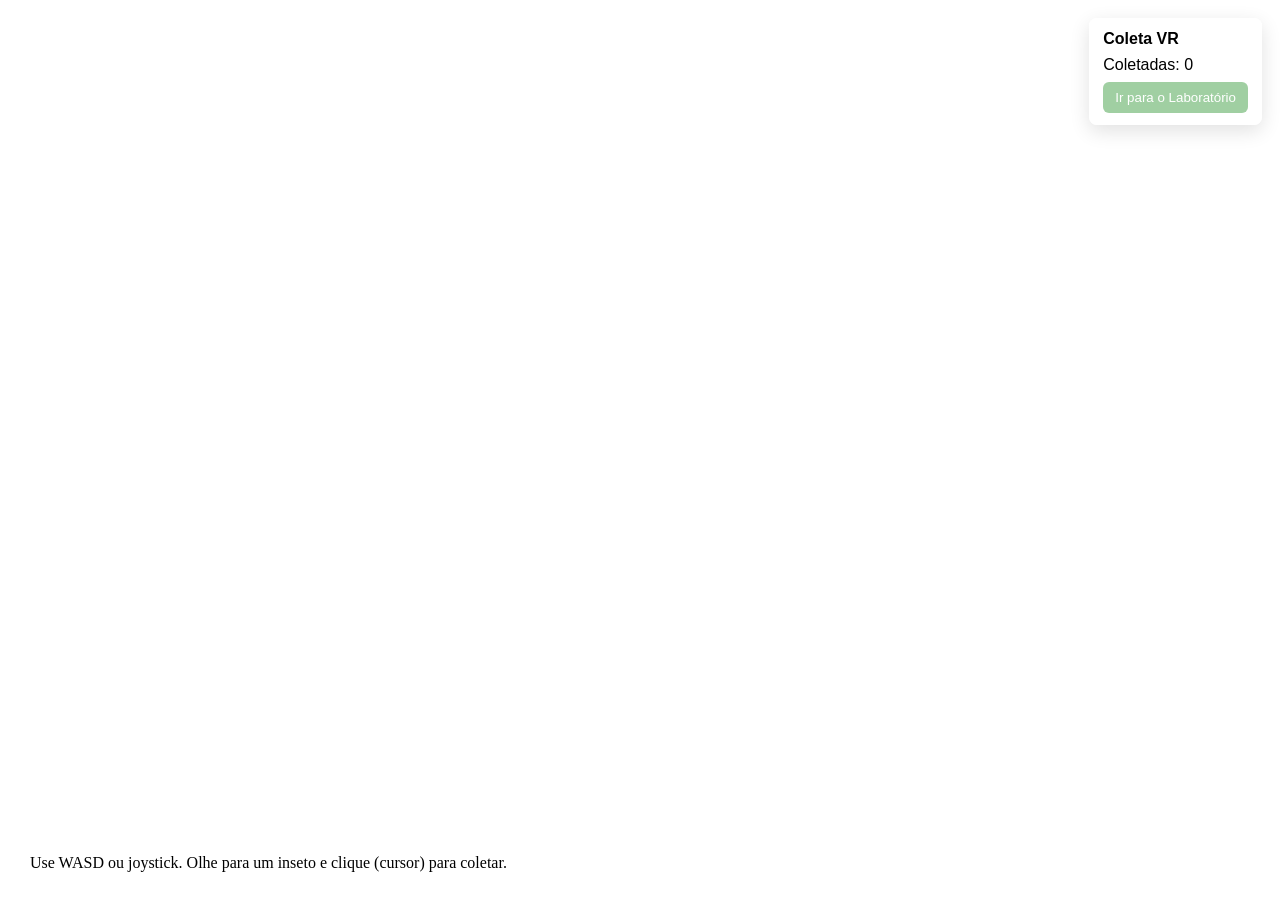
<file: vr.html>
<!DOCTYPE html>
<html lang="pt-BR">
<head>
  <meta charset="utf-8" />
  <meta name="viewport" content="width=device-width, initial-scale=1" />
  <title>Realidade Virtual — Coleta no Talhão</title>
  <script src="https://aframe.io/releases/1.4.0/aframe.min.js"></script>
  <style>
    body, html { margin:0; height:100%; }
    #ui { position: fixed; right: 18px; top: 18px; background: rgba(255,255,255,0.9); padding: 12px 14px; border-radius:8px; box-shadow:0 6px 20px rgba(0,0,0,0.12); font-family: 'Segoe UI', Tahoma, Geneva, Verdana, sans-serif }
    #ui h3 { margin:0 0 8px; font-size:1rem }
    #ui button { background:#43a047; color:#fff; border:0; padding:8px 12px; border-radius:6px; cursor:pointer }
    #ui button:disabled { opacity:0.5; cursor:not-allowed }
    #hint { position: fixed; left: 18px; bottom: 18px; background: rgba(255,255,255,0.9); padding:10px 12px; border-radius:8px }
  </style>
</head>
<body>
  <div id="ui">
    <h3>Coleta VR</h3>
    <div>Coletadas: <span id="count">0</span></div>
    <div style="margin-top:8px">
      <button id="toLab" disabled>Ir para o Laboratório</button>
    </div>
  </div>
  <div id="hint">Use WASD ou joystick. Olhe para um inseto e clique (cursor) para coletar.</div>

  <a-scene background="color: #bfe6b8">
    <!-- Camera + cursor -->
    <a-entity id="camera" camera wasd-controls look-controls position="0 1.6 6">
      <a-entity cursor="fuse: false; rayOrigin: mouse" raycaster="objects: .collectable" position="0 0 -1" geometry="primitive: ring; radiusInner: 0.01; radiusOuter: 0.02" material="color: #fff; shader: flat"></a-entity>
    </a-entity>

    <!-- Ground -->
    <a-plane rotation="-90 0 0" width="60" height="60" color="#e9f3e6"></a-plane>

    <!-- Simple corn rows (visual guides) -->
    <a-entity id="rows">
      <!-- create repeated low boxes to simulate rows -->
      <a-entity position="0 0 0">
        <a-box depth="0.4" height="1.6" width="0.4" color="#5aa84a" position="-6 0.8 -4"></a-box>
        <a-box depth="0.4" height="1.6" width="0.4" color="#5aa84a" position="-6 0.8 -2"></a-box>
        <a-box depth="0.4" height="1.6" width="0.4" color="#5aa84a" position="-6 0.8 0"></a-box>
        <a-box depth="0.4" height="1.6" width="0.4" color="#5aa84a" position="-6 0.8 2"></a-box>
      </a-entity>
      <a-entity position="0 0 0">
        <a-box depth="0.4" height="1.6" width="0.4" color="#6bbf52" position="-2 0.8 -4"></a-box>
        <a-box depth="0.4" height="1.6" width="0.4" color="#6bbf52" position="-2 0.8 -2"></a-box>
        <a-box depth="0.4" height="1.6" width="0.4" color="#6bbf52" position="-2 0.8 0"></a-box>
        <a-box depth="0.4" height="1.6" width="0.4" color="#6bbf52" position="-2 0.8 2"></a-box>
      </a-entity>
      <a-entity position="0 0 0">
        <a-box depth="0.4" height="1.6" width="0.4" color="#4e9b3a" position="2 0.8 -4"></a-box>
        <a-box depth="0.4" height="1.6" width="0.4" color="#4e9b3a" position="2 0.8 -2"></a-box>
        <a-box depth="0.4" height="1.6" width="0.4" color="#4e9b3a" position="2 0.8 0"></a-box>
        <a-box depth="0.4" height="1.6" width="0.4" color="#4e9b3a" position="2 0.8 2"></a-box>
      </a-entity>
      <a-entity position="0 0 0">
        <a-box depth="0.4" height="1.6" width="0.4" color="#5aa84a" position="6 0.8 -4"></a-box>
        <a-box depth="0.4" height="1.6" width="0.4" color="#5aa84a" position="6 0.8 -2"></a-box>
        <a-box depth="0.4" height="1.6" width="0.4" color="#5aa84a" position="6 0.8 0"></a-box>
        <a-box depth="0.4" height="1.6" width="0.4" color="#5aa84a" position="6 0.8 2"></a-box>
      </a-entity>
    </a-entity>

    <!-- Pests to collect: spheres with class collectable -->
    <a-sphere id="pest1" class="collectable" position="-3 0.6 -2" radius="0.25" color="#6b2e1f"></a-sphere>
    <a-sphere id="pest2" class="collectable" position="0 0.6 -1" radius="0.25" color="#6b2e1f"></a-sphere>
    <a-sphere id="pest3" class="collectable" position="3 0.6 -2.5" radius="0.25" color="#6b2e1f"></a-sphere>
    <a-sphere id="pest4" class="collectable" position="1.5 0.6 1" radius="0.25" color="#6b2e1f"></a-sphere>

    <!-- Light -->
    <a-entity light="type: ambient; intensity: 0.7"></a-entity>
    <a-entity light="type: directional; intensity: 0.6" position="0 10 4"></a-entity>
  </a-scene>

  <script>
    const collected = new Set();
    const countEl = document.getElementById('count');
    const toLab = document.getElementById('toLab');
    function updateUI(){
      countEl.textContent = collected.size;
      toLab.disabled = collected.size === 0;
    }

    // Attach click listeners using A-Frame's event system
    ['pest1','pest2','pest3','pest4'].forEach(id => {
      const el = document.getElementById(id);
      el.addEventListener('click', () => {
        if(collected.has(id)) return;
        collected.add(id);
        el.setAttribute('visible', 'false');
        updateUI();
      });
    });

    toLab.addEventListener('click', () => {
      const ids = Array.from(collected).join(',');
      location.href = 'laboratorio.html?samples=' + encodeURIComponent(ids);
    });
  </script>
</body>
</html>
</file>
